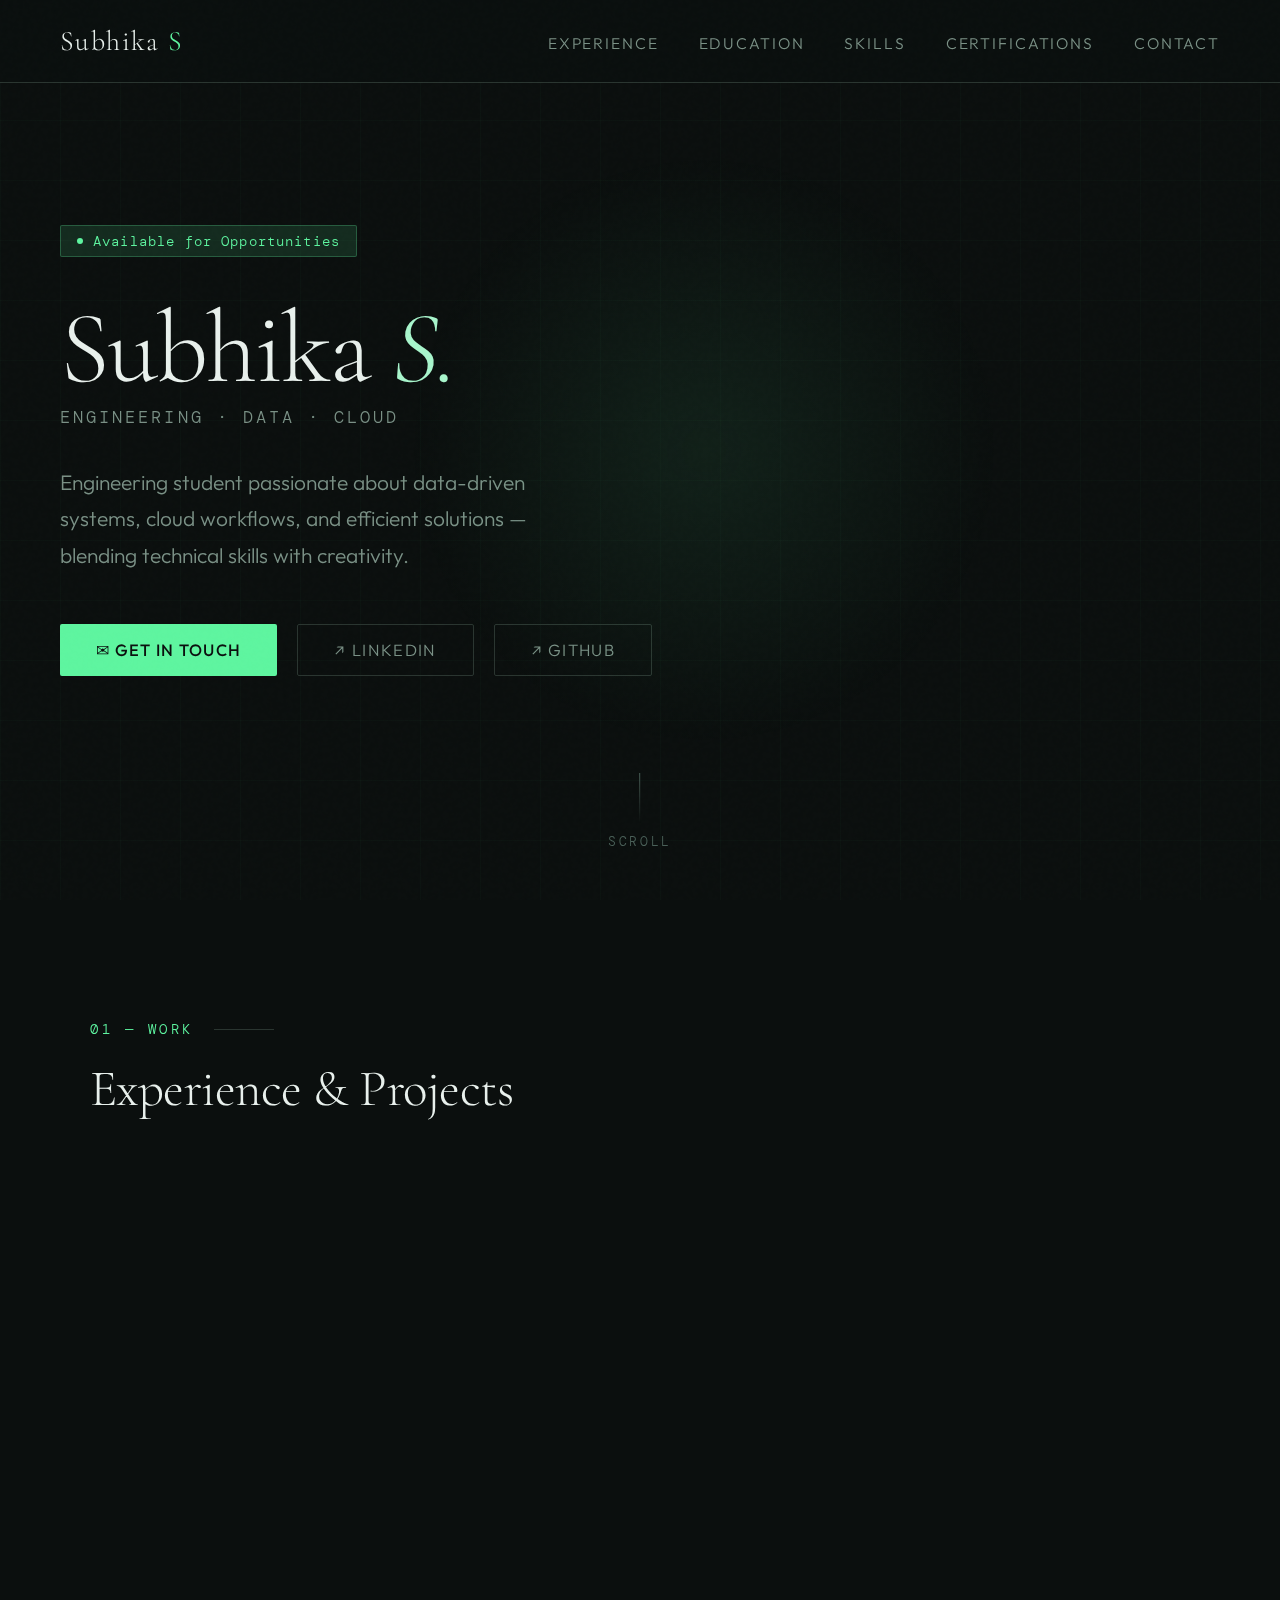
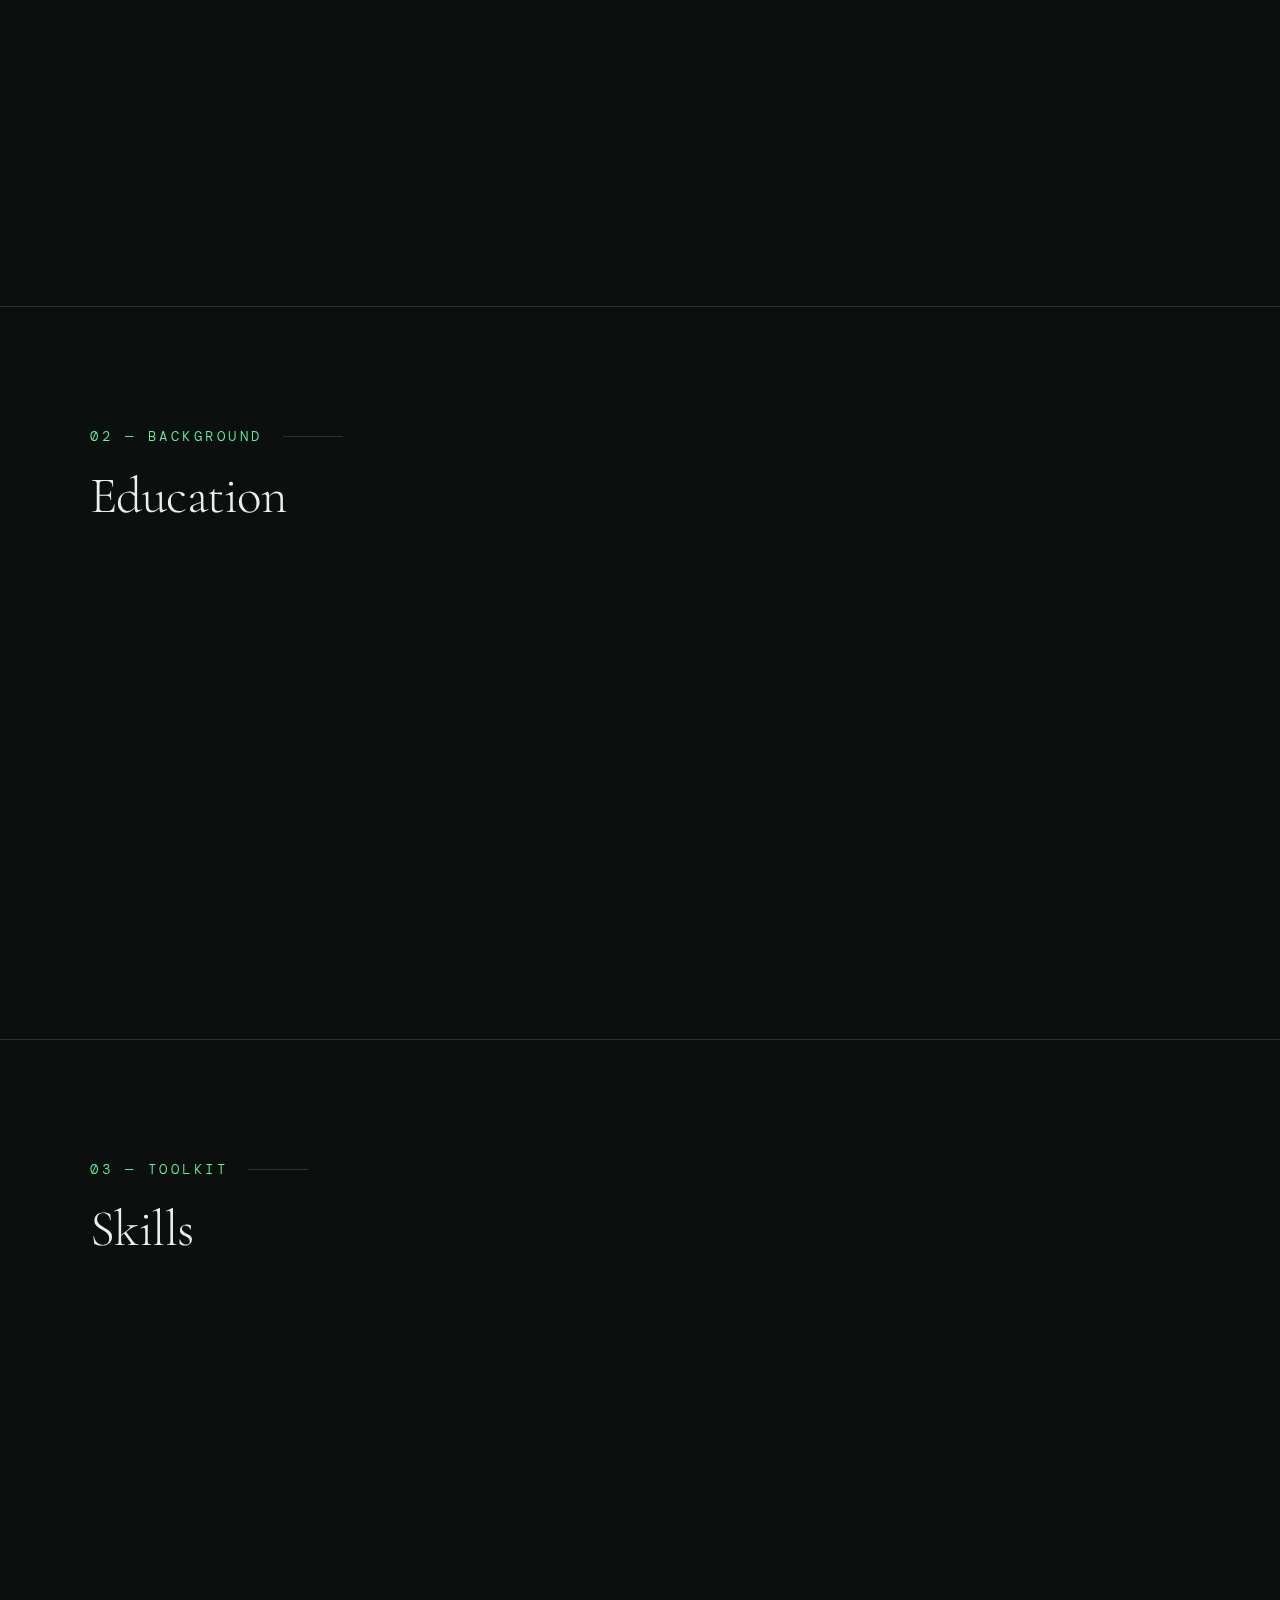
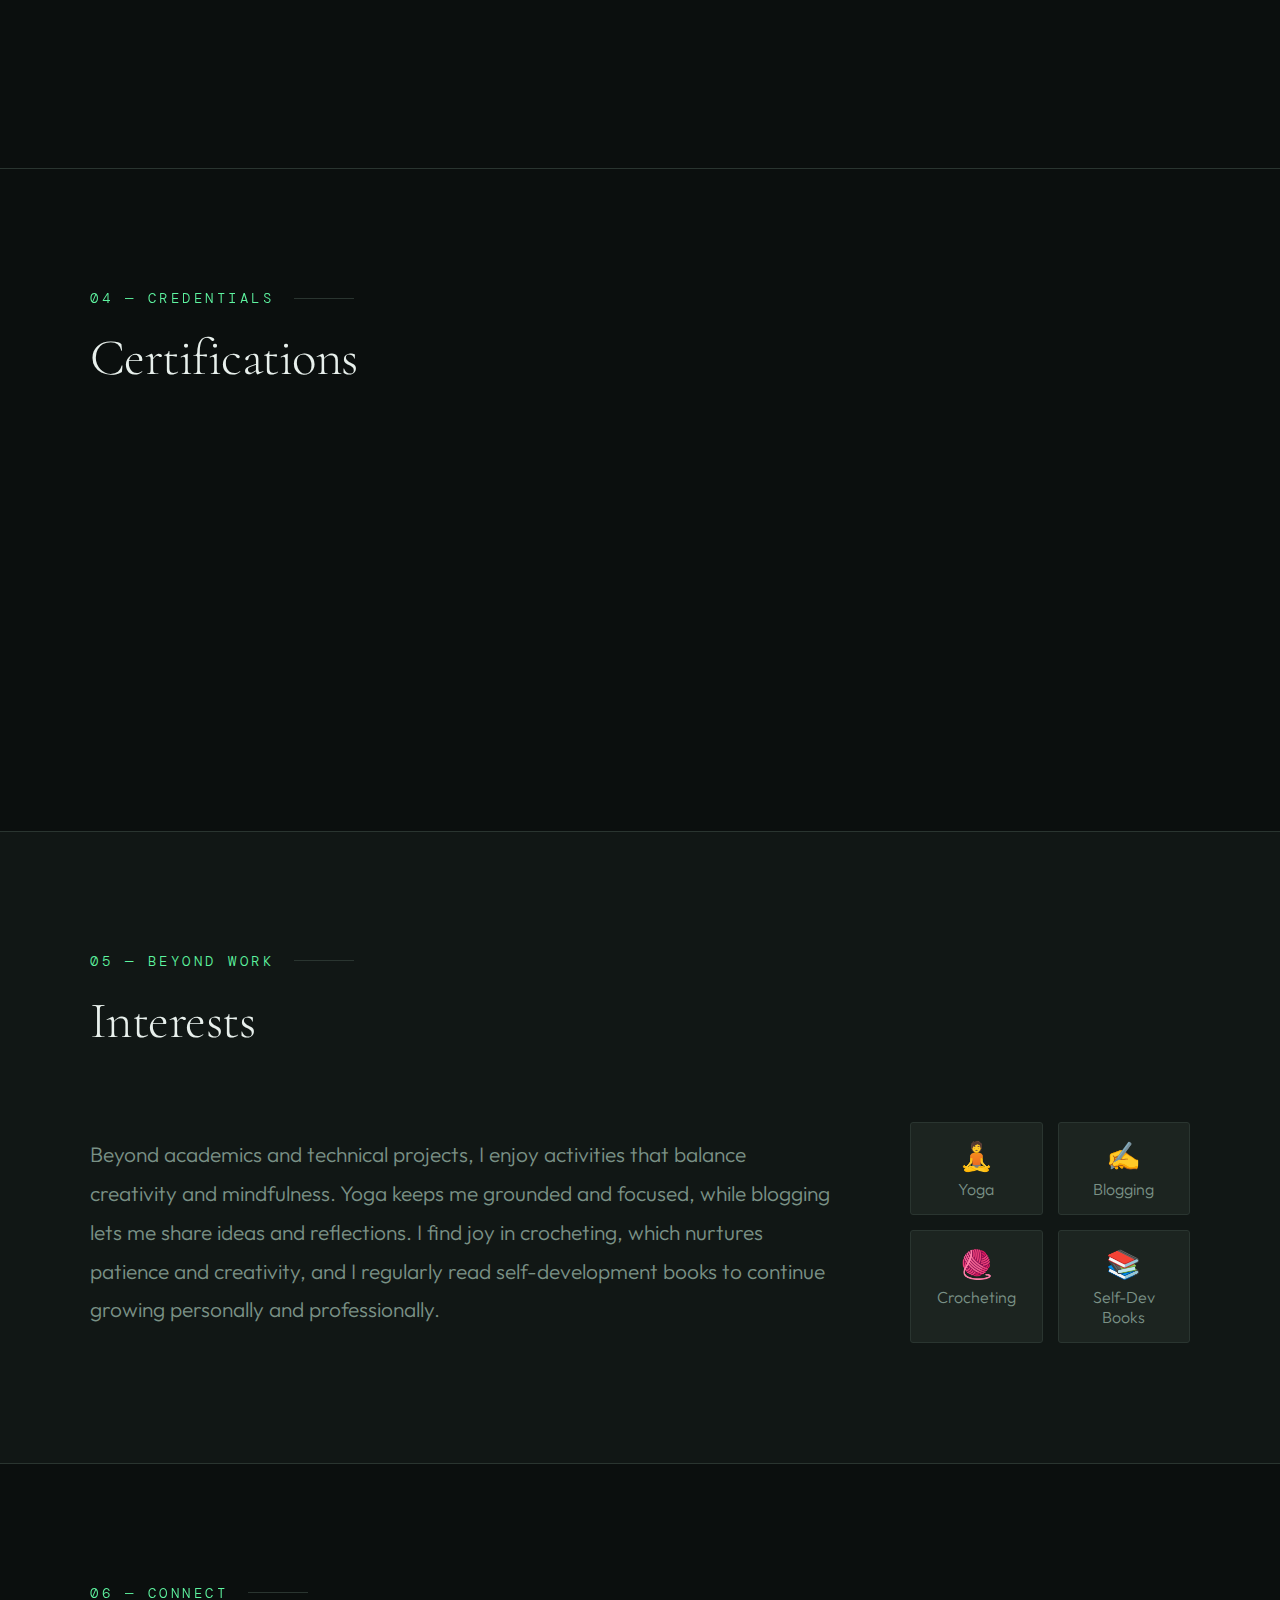
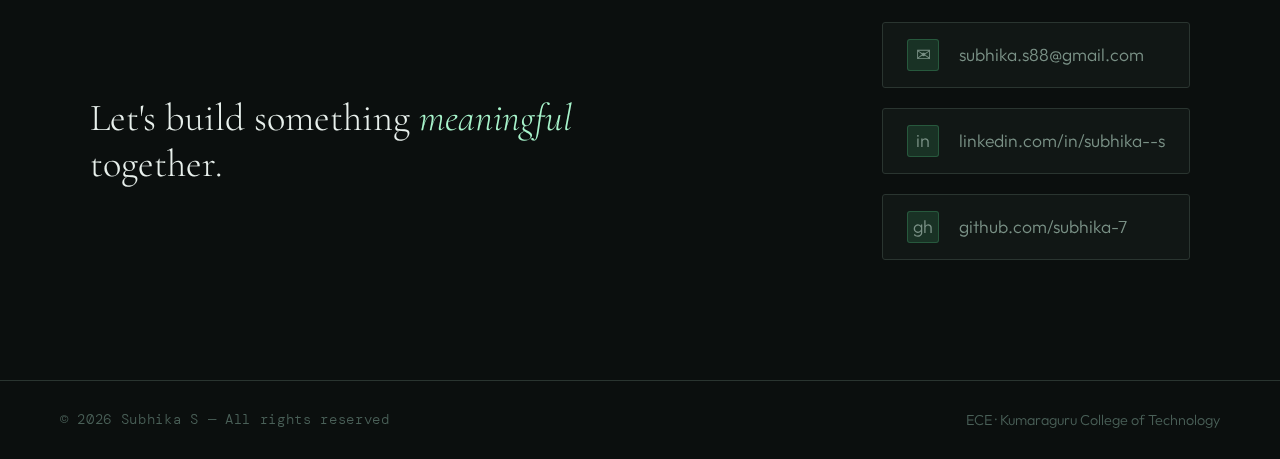
<file: index.html>
<!DOCTYPE html>
<html lang="en">
<head>
    <meta charset="UTF-8" />
    <meta name="viewport" content="width=device-width, initial-scale=1.0" />
    <title>Subhika S — Portfolio</title>
    <link rel="preconnect" href="https://fonts.googleapis.com">
    <link href="https://fonts.googleapis.com/css2?family=Cormorant+Garamond:ital,wght@0,300;0,400;0,600;1,300&family=DM+Mono:wght@300;400&family=Outfit:wght@300;400;500;600&display=swap" rel="stylesheet">
    <style>
        *, *::before, *::after { box-sizing: border-box; margin: 0; padding: 0; }

        :root {
            --bg: #0b0f0e;
            --bg2: #111715;
            --bg3: #161c19;
            --surface: #1c2420;
            --border: #2a3530;
            --accent: #5ef5a0;
            --accent2: #a8f5cc;
            --accent-dim: rgba(94,245,160,0.12);
            --text: #e8f0ec;
            --text-muted: #7a9186;
            --text-dim: #4a6058;
        }

        html { scroll-behavior: smooth; font-size: 20px; }

        body {
            background: var(--bg);
            color: var(--text);
            font-family: 'Outfit', sans-serif;
            font-weight: 300;
            overflow-x: hidden;
        }

        /* ——— NOISE OVERLAY ——— */
        body::before {
            content: '';
            position: fixed;
            inset: 0;
            background-image: url("data:image/svg+xml,%3Csvg viewBox='0 0 200 200' xmlns='http://www.w3.org/2000/svg'%3E%3Cfilter id='n'%3E%3CfeTurbulence type='fractalNoise' baseFrequency='0.9' numOctaves='4' stitchTiles='stitch'/%3E%3C/filter%3E%3Crect width='100%25' height='100%25' filter='url(%23n)' opacity='0.03'/%3E%3C/svg%3E");
            pointer-events: none;
            z-index: 9999;
            opacity: 0.4;
        }

        /* ——— GRID LINES ——— */
        .grid-bg {
            position: fixed;
            inset: 0;
            background-image:
                linear-gradient(rgba(94,245,160,0.025) 1px, transparent 1px),
                linear-gradient(90deg, rgba(94,245,160,0.025) 1px, transparent 1px);
            background-size: 60px 60px;
            pointer-events: none;
            z-index: 0;
        }

        /* ——— NAV ——— */
        nav {
            position: fixed;
            top: 0; left: 0; right: 0;
            z-index: 100;
            display: flex;
            justify-content: space-between;
            align-items: center;
            padding: 1.2rem 3rem;
            background: rgba(11,15,14,0.85);
            backdrop-filter: blur(12px);
            border-bottom: 1px solid var(--border);
        }

        .nav-logo {
            font-family: 'Cormorant Garamond', serif;
            font-size: 1.4rem;
            font-weight: 300;
            letter-spacing: 0.05em;
            color: var(--text);
            text-decoration: none;
        }
        .nav-logo span { color: var(--accent); }

        .nav-links {
            display: flex;
            gap: 2rem;
            list-style: none;
        }
        .nav-links a {
            color: var(--text-muted);
            text-decoration: none;
            font-size: 0.78rem;
            letter-spacing: 0.12em;
            text-transform: uppercase;
            transition: color 0.2s;
        }
        .nav-links a:hover { color: var(--accent); }

        /* ——— HERO ——— */
        #hero {
            position: relative;
            min-height: 100vh;
            display: flex;
            align-items: center;
            padding: 0 3rem;
            z-index: 1;
            overflow: hidden;
        }

        .hero-layout {
            display: flex;
            align-items: center;
            justify-content: space-between;
            width: 100%;
            gap: 3rem;
        }
        .hero-photo-wrap {
            flex-shrink: 0;
            display: flex;
            align-items: center;
            justify-content: center;
        }
        .hero-photo {
            width: 340px;
            height: 340px;
            object-fit: cover;
            object-position: top center;
            border-radius: 50%;
            border: 3px solid rgba(94,245,160,0.4);
            box-shadow: 0 0 60px rgba(94,245,160,0.12), 0 20px 60px rgba(0,0,0,0.4);
            animation: fadeUp 1s ease both 0.3s;
            opacity: 0;
        }

        .hero-orb {
            position: absolute;
            width: 600px; height: 600px;
            background: radial-gradient(circle, rgba(94,245,160,0.08) 0%, transparent 70%);
            border-radius: 50%;
            top: 50%; left: 55%;
            transform: translate(-50%, -50%);
            animation: pulse 6s ease-in-out infinite;
        }

        @keyframes pulse {
            0%, 100% { transform: translate(-50%, -50%) scale(1); opacity: 0.6; }
            50% { transform: translate(-50%, -50%) scale(1.15); opacity: 1; }
        }

        .hero-content {
            max-width: 800px;
            animation: fadeUp 1s ease both;
        }

        @keyframes fadeUp {
            from { opacity: 0; transform: translateY(30px); }
            to { opacity: 1; transform: translateY(0); }
        }

        .hero-tag {
            display: inline-flex;
            align-items: center;
            gap: 0.5rem;
            background: var(--accent-dim);
            border: 1px solid rgba(94,245,160,0.25);
            border-radius: 2px;
            padding: 0.3rem 0.8rem;
            font-family: 'DM Mono', monospace;
            font-size: 0.72rem;
            color: var(--accent);
            letter-spacing: 0.08em;
            margin-bottom: 2rem;
        }
        .hero-tag::before {
            content: '';
            width: 6px; height: 6px;
            background: var(--accent);
            border-radius: 50%;
            animation: blink 1.5s infinite;
        }
        @keyframes blink { 0%,100%{opacity:1} 50%{opacity:0} }

        .hero-name {
            font-family: 'Cormorant Garamond', serif;
            font-size: clamp(3.5rem, 8vw, 7rem);
            font-weight: 300;
            line-height: 1.0;
            letter-spacing: -0.02em;
            margin-bottom: 0.3rem;
        }
        .hero-name em {
            font-style: italic;
            color: var(--accent2);
        }

        .hero-sub {
            font-size: 0.85rem;
            color: var(--text-muted);
            letter-spacing: 0.18em;
            text-transform: uppercase;
            margin-bottom: 1.8rem;
            font-family: 'DM Mono', monospace;
            font-weight: 300;
        }

        .hero-bio {
            font-size: 1.05rem;
            color: var(--text-muted);
            max-width: 520px;
            line-height: 1.75;
            margin-bottom: 2.5rem;
        }

        .hero-ctas {
            display: flex;
            gap: 1rem;
            flex-wrap: wrap;
        }

        .btn-primary-custom {
            display: inline-flex;
            align-items: center;
            gap: 0.5rem;
            background: var(--accent);
            color: #0b0f0e;
            padding: 0.75rem 1.8rem;
            font-size: 0.82rem;
            font-weight: 500;
            letter-spacing: 0.08em;
            text-transform: uppercase;
            text-decoration: none;
            border-radius: 2px;
            transition: all 0.2s;
        }
        .btn-primary-custom:hover { background: var(--accent2); transform: translateY(-1px); }

        .btn-outline-custom {
            display: inline-flex;
            align-items: center;
            gap: 0.5rem;
            border: 1px solid var(--border);
            color: var(--text-muted);
            padding: 0.75rem 1.8rem;
            font-size: 0.82rem;
            letter-spacing: 0.08em;
            text-transform: uppercase;
            text-decoration: none;
            border-radius: 2px;
            transition: all 0.2s;
        }
        .btn-outline-custom:hover { border-color: var(--accent); color: var(--accent); transform: translateY(-1px); }

        .hero-scroll {
            position: absolute;
            bottom: 2.5rem;
            left: 50%;
            transform: translateX(-50%);
            display: flex;
            flex-direction: column;
            align-items: center;
            gap: 0.5rem;
            color: var(--text-dim);
            font-family: 'DM Mono', monospace;
            font-size: 0.65rem;
            letter-spacing: 0.2em;
            text-transform: uppercase;
        }
        .hero-scroll-line {
            width: 1px;
            height: 50px;
            background: linear-gradient(to bottom, var(--text-dim), transparent);
            animation: scrollLine 2s ease-in-out infinite;
        }
        @keyframes scrollLine { 0%,100%{opacity:0.3; transform:scaleY(1)} 50%{opacity:1; transform:scaleY(1.2)} }

        /* ——— SECTIONS ——— */
        section {
            position: relative;
            z-index: 1;
            padding: 6rem 3rem;
        }

        .section-label {
            font-family: 'DM Mono', monospace;
            font-size: 0.7rem;
            letter-spacing: 0.25em;
            text-transform: uppercase;
            color: var(--accent);
            margin-bottom: 1rem;
            display: flex;
            align-items: center;
            gap: 1rem;
        }
        .section-label::after {
            content: '';
            flex: 1;
            max-width: 60px;
            height: 1px;
            background: var(--border);
        }

        .section-title {
            font-family: 'Cormorant Garamond', serif;
            font-size: clamp(2rem, 4vw, 3.2rem);
            font-weight: 300;
            margin-bottom: 3.5rem;
            letter-spacing: -0.01em;
        }

        .content-max { max-width: 1100px; margin: 0 auto; }

        /* ——— EXPERIENCE ——— */
        .exp-grid {
            display: grid;
            gap: 1.5rem;
        }

        .exp-card {
            background: var(--bg2);
            border: 1px solid var(--border);
            border-radius: 4px;
            padding: 1.8rem 2rem;
            display: grid;
            grid-template-columns: 1fr auto;
            gap: 0.5rem 2rem;
            align-items: start;
            transition: border-color 0.2s, background 0.2s;
            position: relative;
            overflow: hidden;
        }
        .exp-card::before {
            content: '';
            position: absolute;
            left: 0; top: 0; bottom: 0;
            width: 3px;
            background: var(--accent);
            transform: scaleY(0);
            transform-origin: bottom;
            transition: transform 0.3s ease;
        }
        .exp-card:hover { border-color: rgba(94,245,160,0.3); background: var(--bg3); }
        .exp-card:hover::before { transform: scaleY(1); }

        .exp-icon {
            width: 36px; height: 36px;
            background: var(--accent-dim);
            border: 1px solid rgba(94,245,160,0.2);
            border-radius: 4px;
            display: flex;
            align-items: center;
            justify-content: center;
            font-size: 1rem;
            margin-bottom: 0.8rem;
        }

        .exp-title {
            font-size: 1.05rem;
            font-weight: 500;
            color: var(--text);
            margin-bottom: 0.25rem;
        }
        .exp-sub {
            font-family: 'DM Mono', monospace;
            font-size: 0.72rem;
            color: var(--accent);
            letter-spacing: 0.05em;
            margin-bottom: 0.7rem;
        }
        .exp-desc {
            font-size: 0.88rem;
            color: var(--text-muted);
            line-height: 1.65;
        }
        .exp-date {
            font-family: 'DM Mono', monospace;
            font-size: 0.68rem;
            color: var(--text-dim);
            white-space: nowrap;
            letter-spacing: 0.05em;
        }

        .exp-type {
            display: inline-block;
            font-family: 'DM Mono', monospace;
            font-size: 0.62rem;
            letter-spacing: 0.08em;
            text-transform: uppercase;
            padding: 0.2rem 0.5rem;
            border-radius: 2px;
            margin-bottom: 0.6rem;
        }
        .type-internship { background: rgba(94,245,160,0.08); color: var(--accent); border: 1px solid rgba(94,245,160,0.2); }
        .type-project { background: rgba(168,245,204,0.06); color: var(--accent2); border: 1px solid rgba(168,245,204,0.15); }

        /* ——— EDUCATION ——— */
        .edu-timeline {
            display: flex;
            flex-direction: column;
            gap: 0;
        }
        .edu-item {
            display: grid;
            grid-template-columns: 160px 1fr;
            gap: 2rem;
            position: relative;
            padding-bottom: 2.5rem;
        }
        .edu-item:last-child { padding-bottom: 0; }
        .edu-item::after {
            content: '';
            position: absolute;
            left: 172px;
            top: 10px;
            bottom: 0;
            width: 1px;
            background: var(--border);
        }
        .edu-item:last-child::after { display: none; }

        .edu-year {
            font-family: 'DM Mono', monospace;
            font-size: 0.72rem;
            color: var(--text-dim);
            letter-spacing: 0.05em;
            padding-top: 0.1rem;
            text-align: right;
        }

        .edu-content {
            position: relative;
            padding-left: 1.5rem;
        }
        .edu-content::before {
            content: '';
            position: absolute;
            left: -5px;
            top: 6px;
            width: 10px; height: 10px;
            border-radius: 50%;
            background: var(--bg);
            border: 2px solid var(--accent);
        }

        .edu-school {
            font-size: 1rem;
            font-weight: 500;
            color: var(--text);
            margin-bottom: 0.2rem;
        }
        .edu-degree {
            font-size: 0.83rem;
            color: var(--text-muted);
            margin-bottom: 0.3rem;
        }
        .edu-grade {
            font-family: 'DM Mono', monospace;
            font-size: 0.72rem;
            color: var(--accent);
        }

        /* ——— SKILLS ——— */
        .skills-grid {
            display: grid;
            grid-template-columns: 1fr 1fr;
            gap: 2rem;
        }

        .skill-group {
            background: var(--bg2);
            border: 1px solid var(--border);
            border-radius: 4px;
            padding: 2rem;
        }
        .skill-group-title {
            font-family: 'DM Mono', monospace;
            font-size: 0.7rem;
            letter-spacing: 0.15em;
            text-transform: uppercase;
            color: var(--accent);
            margin-bottom: 1.5rem;
        }

        .skill-tags {
            display: flex;
            flex-wrap: wrap;
            gap: 0.6rem;
        }
        .skill-tag {
            background: var(--surface);
            border: 1px solid var(--border);
            border-radius: 2px;
            padding: 0.4rem 0.8rem;
            font-family: 'DM Mono', monospace;
            font-size: 0.75rem;
            color: var(--text-muted);
            transition: all 0.2s;
            cursor: default;
        }
        .skill-tag:hover {
            border-color: rgba(94,245,160,0.4);
            color: var(--accent);
            background: var(--accent-dim);
        }

        .soft-skill-list {
            display: flex;
            flex-direction: column;
            gap: 0.6rem;
        }
        .soft-skill {
            display: flex;
            align-items: center;
            gap: 0.75rem;
            font-size: 0.88rem;
            color: var(--text-muted);
        }
        .soft-skill::before {
            content: '';
            width: 4px; height: 4px;
            background: var(--accent);
            border-radius: 50%;
            flex-shrink: 0;
        }

        /* ——— CERTIFICATIONS ——— */
        .cert-grid {
            display: grid;
            grid-template-columns: repeat(auto-fill, minmax(280px, 1fr));
            gap: 1rem;
        }
        .cert-card {
            background: var(--bg2);
            border: 1px solid var(--border);
            border-radius: 4px;
            padding: 1.4rem 1.6rem;
            display: flex;
            align-items: flex-start;
            gap: 1rem;
            transition: border-color 0.2s;
        }
        .cert-card:hover { border-color: rgba(94,245,160,0.3); }
        .cert-icon-wrap {
            font-size: 1.2rem;
            flex-shrink: 0;
        }
        .cert-title {
            font-size: 0.85rem;
            color: var(--text);
            line-height: 1.4;
        }
        .cert-issuer {
            font-family: 'DM Mono', monospace;
            font-size: 0.67rem;
            color: var(--text-dim);
            margin-top: 0.25rem;
            letter-spacing: 0.05em;
        }

        /* ——— INTERESTS ——— */
        #interests {
            background: var(--bg2);
            border-top: 1px solid var(--border);
            border-bottom: 1px solid var(--border);
        }

        .interests-flex {
            display: flex;
            align-items: center;
            gap: 4rem;
        }

        .interests-text {
            flex: 1;
            font-size: 1.05rem;
            color: var(--text-muted);
            line-height: 1.85;
        }

        .interests-pills {
            display: grid;
            grid-template-columns: 1fr 1fr;
            gap: 0.75rem;
            flex-shrink: 0;
            width: 280px;
        }
        .interest-pill {
            background: var(--surface);
            border: 1px solid var(--border);
            border-radius: 3px;
            padding: 0.75rem 1rem;
            text-align: center;
            font-size: 0.8rem;
            color: var(--text-muted);
        }
        .interest-pill span { display: block; font-size: 1.4rem; margin-bottom: 0.3rem; }

        /* ——— CONTACT ——— */
        .contact-row {
            display: flex;
            align-items: center;
            justify-content: space-between;
            gap: 3rem;
            flex-wrap: wrap;
        }
        .contact-cta {
            font-family: 'Cormorant Garamond', serif;
            font-size: clamp(1.8rem, 3vw, 2.8rem);
            font-weight: 300;
            max-width: 500px;
            line-height: 1.2;
        }
        .contact-cta em { font-style: italic; color: var(--accent2); }

        .contact-links {
            display: flex;
            flex-direction: column;
            gap: 1rem;
        }
        .contact-link {
            display: flex;
            align-items: center;
            gap: 1rem;
            text-decoration: none;
            color: var(--text-muted);
            font-size: 0.88rem;
            transition: color 0.2s;
            padding: 0.8rem 1.2rem;
            border: 1px solid var(--border);
            border-radius: 3px;
            background: var(--bg2);
        }
        .contact-link:hover { color: var(--accent); border-color: rgba(94,245,160,0.3); }
        .contact-link-icon {
            width: 32px; height: 32px;
            background: var(--accent-dim);
            border: 1px solid rgba(94,245,160,0.2);
            border-radius: 3px;
            display: flex;
            align-items: center;
            justify-content: center;
            font-size: 0.9rem;
            flex-shrink: 0;
        }

        /* ——— FOOTER ——— */
        footer {
            position: relative;
            z-index: 1;
            border-top: 1px solid var(--border);
            padding: 1.5rem 3rem;
            display: flex;
            justify-content: space-between;
            align-items: center;
        }
        .footer-left {
            font-family: 'DM Mono', monospace;
            font-size: 0.68rem;
            color: var(--text-dim);
            letter-spacing: 0.05em;
        }
        .footer-right {
            font-size: 0.72rem;
            color: var(--text-dim);
        }

        /* ——— SECTION DIVIDER ——— */
        .section-divider {
            width: 100%;
            height: 1px;
            background: var(--border);
        }

        /* ——— RESPONSIVE ——— */
        @media (max-width: 768px) {
            nav { padding: 1rem 1.5rem; }
            .nav-links { display: none; }
            section { padding: 4rem 1.5rem; }
            #hero { padding: 0 1.5rem; }
            .hero-layout { flex-direction: column-reverse; gap: 2rem; }
            .hero-photo { width: 200px; height: 200px; }
            .skills-grid { grid-template-columns: 1fr; }
            .interests-flex { flex-direction: column; gap: 2rem; }
            .interests-pills { width: 100%; }
            .contact-row { flex-direction: column; }
            .edu-item { grid-template-columns: 120px 1fr; }
            footer { flex-direction: column; gap: 0.5rem; text-align: center; }
        }
    </style>
</head>
<body>

<div class="grid-bg"></div>

<!-- NAVIGATION -->
<nav>
    <a href="#hero" class="nav-logo">Subhika <span>S</span></a>
    <ul class="nav-links">
        <li><a href="#experience">Experience</a></li>
        <li><a href="#education">Education</a></li>
        <li><a href="#skills">Skills</a></li>
        <li><a href="#certifications">Certifications</a></li>
        <li><a href="#contact">Contact</a></li>
    </ul>
</nav>

<!-- HERO -->
<section id="hero">
    <div class="hero-orb"></div>
    <div class="hero-layout">
    <div class="hero-content">
        <div class="hero-tag">Available for Opportunities</div>
        <h1 class="hero-name">Subhika <em>S.</em></h1>
        <p class="hero-sub">Engineering · Data · Cloud</p>
        <p class="hero-bio">Engineering student passionate about data-driven systems, cloud workflows, and efficient solutions — blending technical skills with creativity.</p>
        <div class="hero-ctas">
            <a href="mailto:subhika.s88@gmail.com" class="btn-primary-custom">
                ✉ Get in Touch
            </a>
            <a href="https://linkedin.com/in/subhika--s" target="_blank" class="btn-outline-custom">
                ↗ LinkedIn
            </a>
            <a href="https://github.com/subhika-7" target="_blank" class="btn-outline-custom">
                ↗ GitHub
            </a>
        </div>
    </div>
    </div>
    <div class="hero-photo-wrap">
        <img src="[data-uri]" alt="Subhika S" class="hero-photo" />
    </div>
    </div>
    <div class="hero-scroll">
        <div class="hero-scroll-line"></div>
        Scroll
    </div>
</section>

<!-- EXPERIENCE & PROJECTS -->
<section id="experience">
    <div class="content-max">
        <div class="section-label">01 — Work</div>
        <h2 class="section-title">Experience &amp; Projects</h2>

        <div class="exp-grid">

            <!-- Internships -->
            <div class="exp-card">
                <div>
                    <span class="exp-type type-internship">Internship</span>
                    <div class="exp-icon">🏢</div>
                    <div class="exp-title">Intern — Iqube Innovation Center</div>
                    <div class="exp-sub">Networking &amp; Security Basics</div>
                    <div class="exp-desc">Gained practical exposure in networking and security fundamentals, with hands-on learning in technology workflows and system optimization.</div>
                </div>
                <div class="exp-date">Aug 2024 – Jul 2025</div>
            </div>

            <div class="exp-card">
                <div>
                    <span class="exp-type type-internship">Internship</span>
                    <div class="exp-icon">⚖️</div>
                    <div class="exp-title">Intern — Fortis Legal Solutions</div>
                    <div class="exp-sub">Database &amp; Web Enhancement</div>
                    <div class="exp-desc">Enhanced the organization's webpage by improving database handling and document-management workflows, supporting smoother operations.</div>
                </div>
                <div class="exp-date">Jun 2025 – Jul 2025</div>
            </div>

            <!-- Projects -->
            <div class="exp-card">
                <div>
                    <span class="exp-type type-project">Project</span>
                    <div class="exp-icon">🤖</div>
                    <div class="exp-title">Smart Gmail Automation Bot with AI Assistance</div>
                    <div class="exp-sub">Python · Gmail API · GPT-4o</div>
                    <div class="exp-desc">Developed a Python-based Gmail automation tool to categorize, summarize, and draft emails using AI assistance.</div>
                </div>
                <div class="exp-date">Jan 2025 – Apr 2025</div>
            </div>

            <div class="exp-card">
                <div>
                    <span class="exp-type type-project">Project</span>
                    <div class="exp-icon">🌿</div>
                    <div class="exp-title">Time-based Crop Analysis</div>
                    <div class="exp-sub">Python · OpenCV · Analytics</div>
                    <div class="exp-desc">Built a pipeline to extract crop image features, generate stage-aware growth trends, and produce structured CSV outputs for ML analytics.</div>
                </div>
                <div class="exp-date">Aug 2024 – Dec 2024</div>
            </div>

            <div class="exp-card">
                <div>
                    <span class="exp-type type-project">Project</span>
                    <div class="exp-icon">▶️</div>
                    <div class="exp-title">YouTube Data Engineering Pipeline</div>
                    <div class="exp-sub">AWS Lambda · Glue · Athena</div>
                    <div class="exp-desc">Designed a serverless ETL pipeline to process YouTube trending data, optimize storage with Parquet, and enable SQL analytics.</div>
                </div>
                <div class="exp-date">Feb 2025 – May 2025</div>
            </div>

            <div class="exp-card">
                <div>
                    <span class="exp-type type-project">Project</span>
                    <div class="exp-icon">📈</div>
                    <div class="exp-title">Stock Price Prediction — Hybrid SVMD-LSTM Model</div>
                    <div class="exp-sub">TensorFlow · NumPy · Pandas</div>
                    <div class="exp-desc">Developed a hybrid ML model combining SVMD and LSTM to predict stock prices with improved accuracy.</div>
                </div>
                <div class="exp-date">Sep 2024 – Jan 2025</div>
            </div>

            <div class="exp-card">
                <div>
                    <span class="exp-type type-project">Project</span>
                    <div class="exp-icon">💧</div>
                    <div class="exp-title">Smart Grey Water Refurbishing System</div>
                    <div class="exp-sub">Sustainable Resource Management</div>
                    <div class="exp-desc">Implemented a grey water management system to optimize water reuse and promote sustainable resource utilization.</div>
                </div>
                <div class="exp-date">Nov 2024 – Feb 2025</div>
            </div>

        </div>
    </div>
</section>

<div class="section-divider"></div>

<!-- EDUCATION -->
<section id="education">
    <div class="content-max">
        <div class="section-label">02 — Background</div>
        <h2 class="section-title">Education</h2>

        <div class="edu-timeline">
            <div class="edu-item">
                <div class="edu-year">2023 – 2027</div>
                <div class="edu-content">
                    <div class="edu-school">Kumaraguru College of Technology</div>
                    <div class="edu-degree">B.E. Electronics and Communication Engineering</div>
                    <div class="edu-grade">CGPA: 8.3 / 10 (till Semester 5)</div>
                </div>
            </div>
            <div class="edu-item">
                <div class="edu-year">2022 – 2023</div>
                <div class="edu-content">
                    <div class="edu-school">Rajendran Matriculation Higher Secondary School</div>
                    <div class="edu-degree">Class XII</div>
                    <div class="edu-grade">96.2%</div>
                </div>
            </div>
            <div class="edu-item">
                <div class="edu-year">2020 – 2021</div>
                <div class="edu-content">
                    <div class="edu-school">Rajendran Matriculation Higher Secondary School</div>
                    <div class="edu-degree">Class X</div>
                    <div class="edu-grade">100%</div>
                </div>
            </div>
        </div>

    </div>
</section>

<div class="section-divider"></div>

<!-- SKILLS -->
<section id="skills">
    <div class="content-max">
        <div class="section-label">03 — Toolkit</div>
        <h2 class="section-title">Skills</h2>

        <div class="skills-grid">
            <div class="skill-group">
                <div class="skill-group-title">Technical Skills</div>
                <div class="skill-tags">
                    <span class="skill-tag">Python</span>
                    <span class="skill-tag">SQL</span>
                    <span class="skill-tag">AWS EC2</span>
                    <span class="skill-tag">AWS S3</span>
                    <span class="skill-tag">AWS Lambda</span>
                    <span class="skill-tag">AWS IAM</span>
                    <span class="skill-tag">Apache Airflow</span>
                    <span class="skill-tag">Pandas</span>
                    <span class="skill-tag">Snowflake</span>
                    <span class="skill-tag">Linux CLI</span>
                    <span class="skill-tag">Git</span>
                    <span class="skill-tag">GitHub</span>
                </div>
            </div>
            <div class="skill-group">
                <div class="skill-group-title">Soft Skills</div>
                <div class="soft-skill-list">
                    <div class="soft-skill">Active Listening</div>
                    <div class="soft-skill">Adaptability</div>
                    <div class="soft-skill">Decision Making</div>
                    <div class="soft-skill">Creative Writing</div>
                    <div class="soft-skill">Structured Communication</div>
                </div>
            </div>
        </div>
    </div>
</section>

<div class="section-divider"></div>

<!-- CERTIFICATIONS -->
<section id="certifications">
    <div class="content-max">
        <div class="section-label">04 — Credentials</div>
        <h2 class="section-title">Certifications</h2>

        <div class="cert-grid">
            <div class="cert-card">
                <div class="cert-icon-wrap">🏅</div>
                <div>
                    <div class="cert-title">Programming and Data Structures using Python</div>
                    <div class="cert-issuer">NPTEL</div>
                </div>
            </div>
            <div class="cert-card">
                <div class="cert-icon-wrap">🏅</div>
                <div>
                    <div class="cert-title">Introduction to IoT</div>
                    <div class="cert-issuer">NPTEL</div>
                </div>
            </div>
            <div class="cert-card">
                <div class="cert-icon-wrap">🏅</div>
                <div>
                    <div class="cert-title">Python for Data Science, AI and Development</div>
                    <div class="cert-issuer">Coursera</div>
                </div>
            </div>
            <div class="cert-card">
                <div class="cert-icon-wrap">🏅</div>
                <div>
                    <div class="cert-title">Introduction to Linux</div>
                    <div class="cert-issuer">The Linux Foundation</div>
                </div>
            </div>
            <div class="cert-card">
                <div class="cert-icon-wrap">🏅</div>
                <div>
                    <div class="cert-title">Cloud Practitioner Essentials</div>
                    <div class="cert-issuer">Amazon Web Services</div>
                </div>
            </div>
        </div>
    </div>
</section>

<!-- INTERESTS -->
<section id="interests">
    <div class="content-max">
        <div class="section-label">05 — Beyond Work</div>
        <h2 class="section-title">Interests</h2>

        <div class="interests-flex">
            <p class="interests-text">
                Beyond academics and technical projects, I enjoy activities that balance creativity and mindfulness.
                Yoga keeps me grounded and focused, while blogging lets me share ideas and reflections.
                I find joy in crocheting, which nurtures patience and creativity, and I regularly read self-development
                books to continue growing personally and professionally.
            </p>
            <div class="interests-pills">
                <div class="interest-pill"><span>🧘</span>Yoga</div>
                <div class="interest-pill"><span>✍️</span>Blogging</div>
                <div class="interest-pill"><span>🧶</span>Crocheting</div>
                <div class="interest-pill"><span>📚</span>Self-Dev Books</div>
            </div>
        </div>
    </div>
</section>

<!-- CONTACT -->
<section id="contact">
    <div class="content-max">
        <div class="section-label">06 — Connect</div>

        <div class="contact-row">
            <div class="contact-cta">
                Let's build something <em>meaningful</em> together.
            </div>
            <div class="contact-links">
                <a href="mailto:subhika.s88@gmail.com" class="contact-link">
                    <div class="contact-link-icon">✉</div>
                    subhika.s88@gmail.com
                </a>
                <a href="https://linkedin.com/in/subhika--s" target="_blank" class="contact-link">
                    <div class="contact-link-icon">in</div>
                    linkedin.com/in/subhika--s
                </a>
                <a href="https://github.com/subhika-7" target="_blank" class="contact-link">
                    <div class="contact-link-icon">gh</div>
                    github.com/subhika-7
                </a>
            </div>
        </div>
    </div>
</section>

<!-- FOOTER -->
<footer>
    <div class="footer-left">© 2026 Subhika S — All rights reserved</div>
    <div class="footer-right">ECE · Kumaraguru College of Technology</div>
</footer>

<script>
    // Smooth reveal on scroll
    const observer = new IntersectionObserver((entries) => {
        entries.forEach(el => {
            if (el.isIntersecting) {
                el.target.style.opacity = '1';
                el.target.style.transform = 'translateY(0)';
            }
        });
    }, { threshold: 0.1 });

    document.querySelectorAll('.exp-card, .cert-card, .edu-item, .skill-group').forEach(el => {
        el.style.opacity = '0';
        el.style.transform = 'translateY(20px)';
        el.style.transition = 'opacity 0.5s ease, transform 0.5s ease';
        observer.observe(el);
    });
</script>

</body>
</html>
</file>
